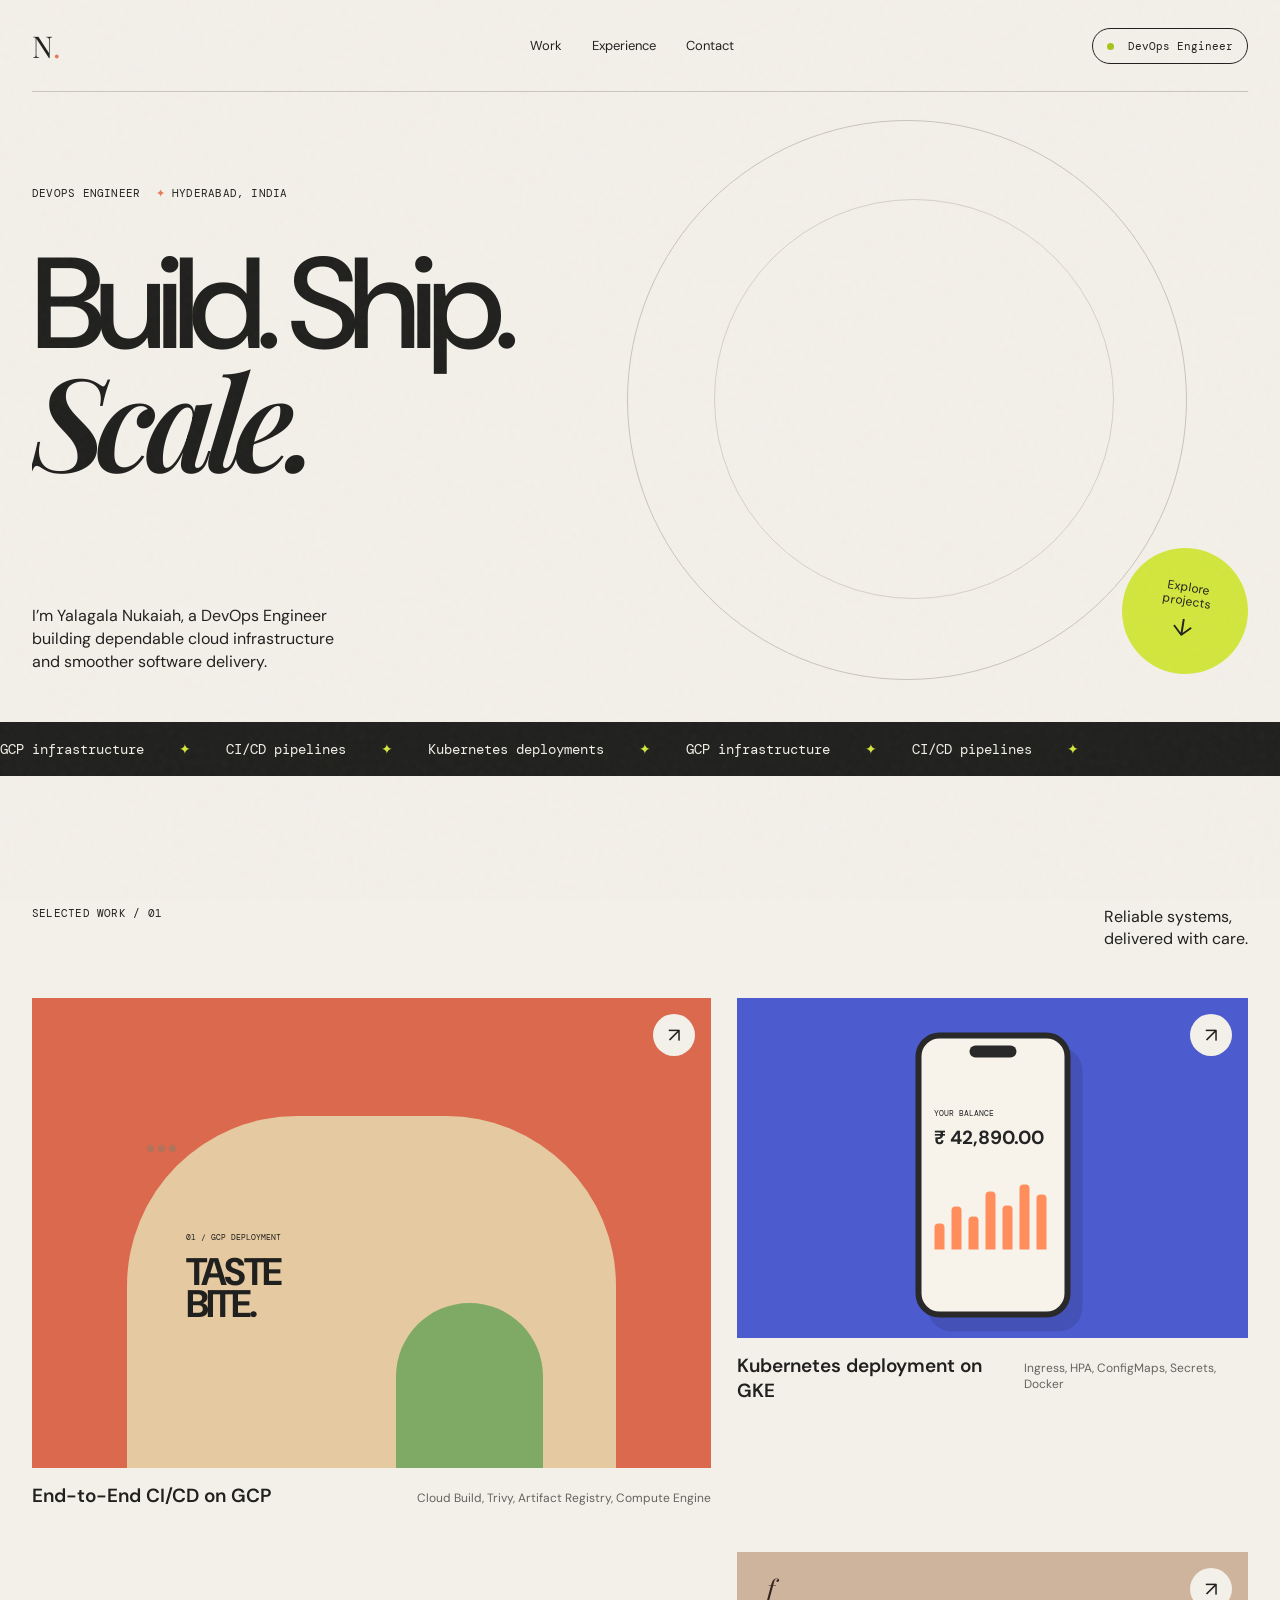
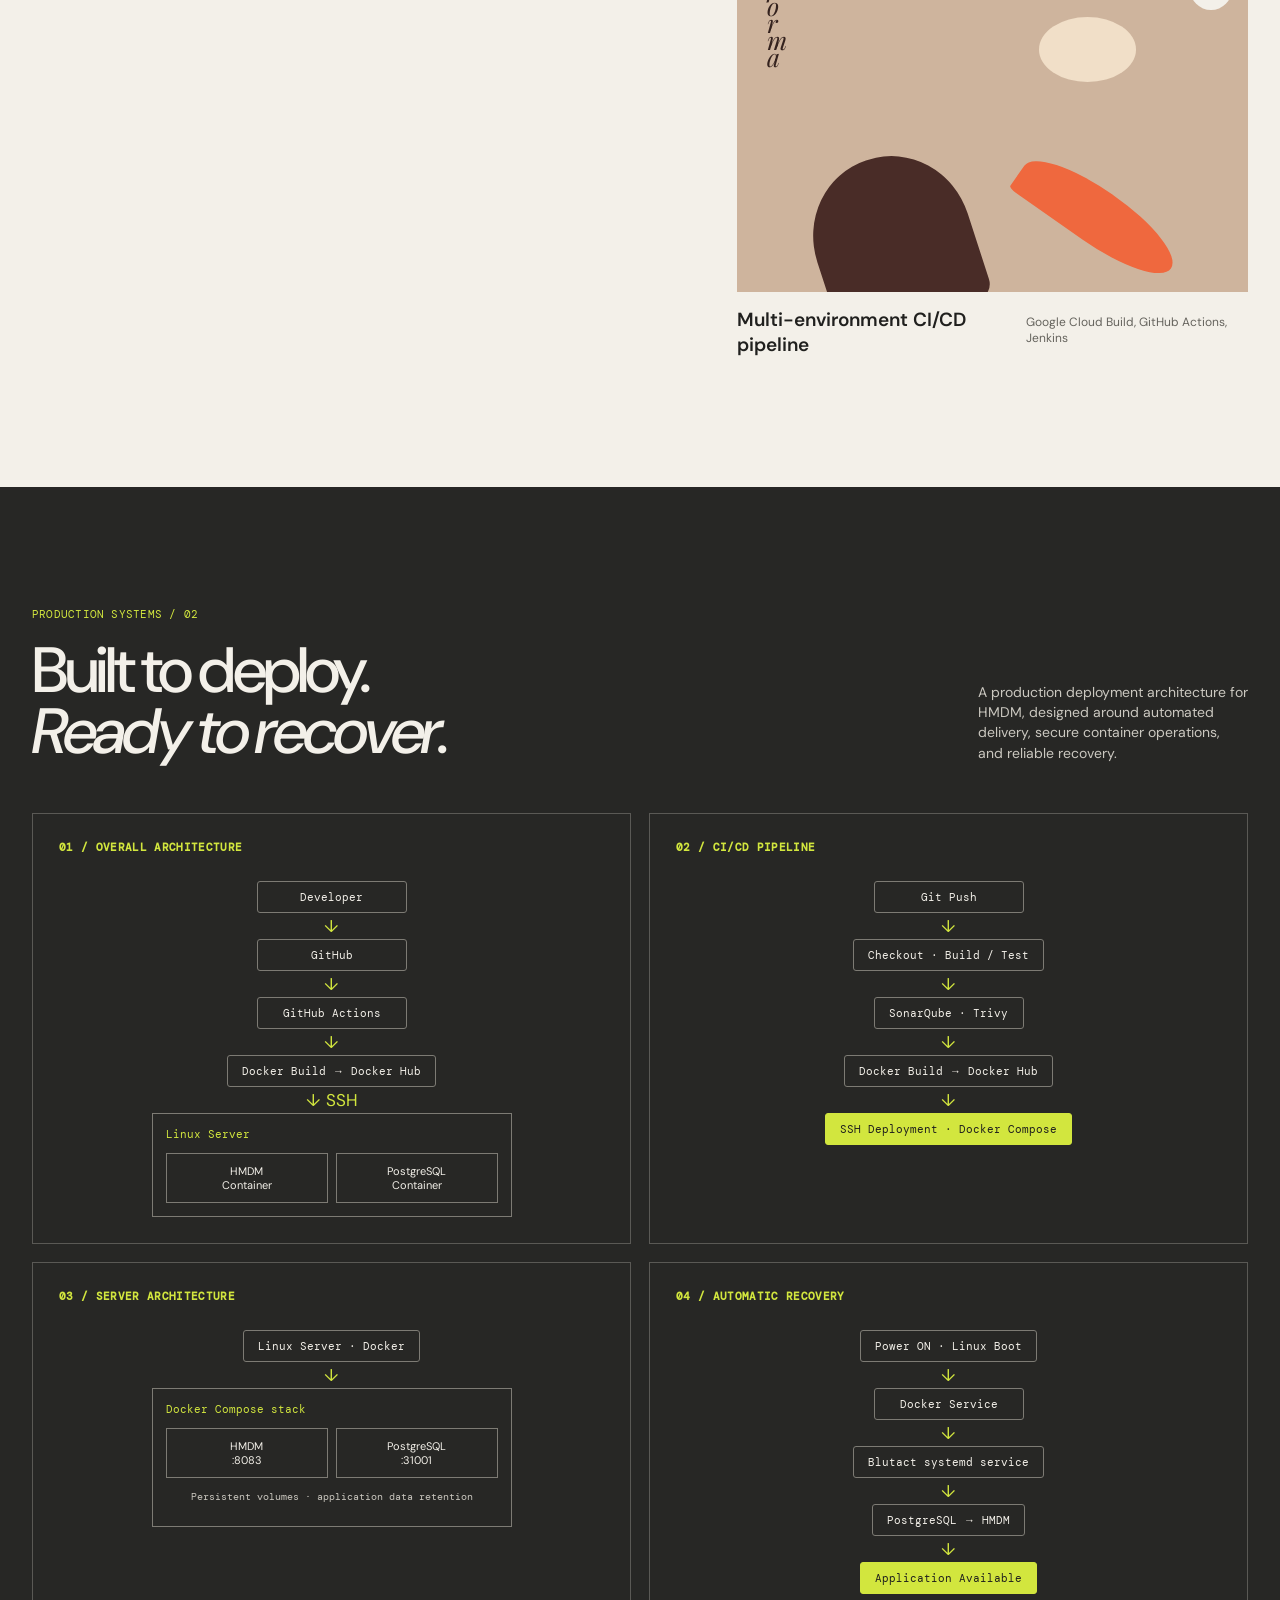
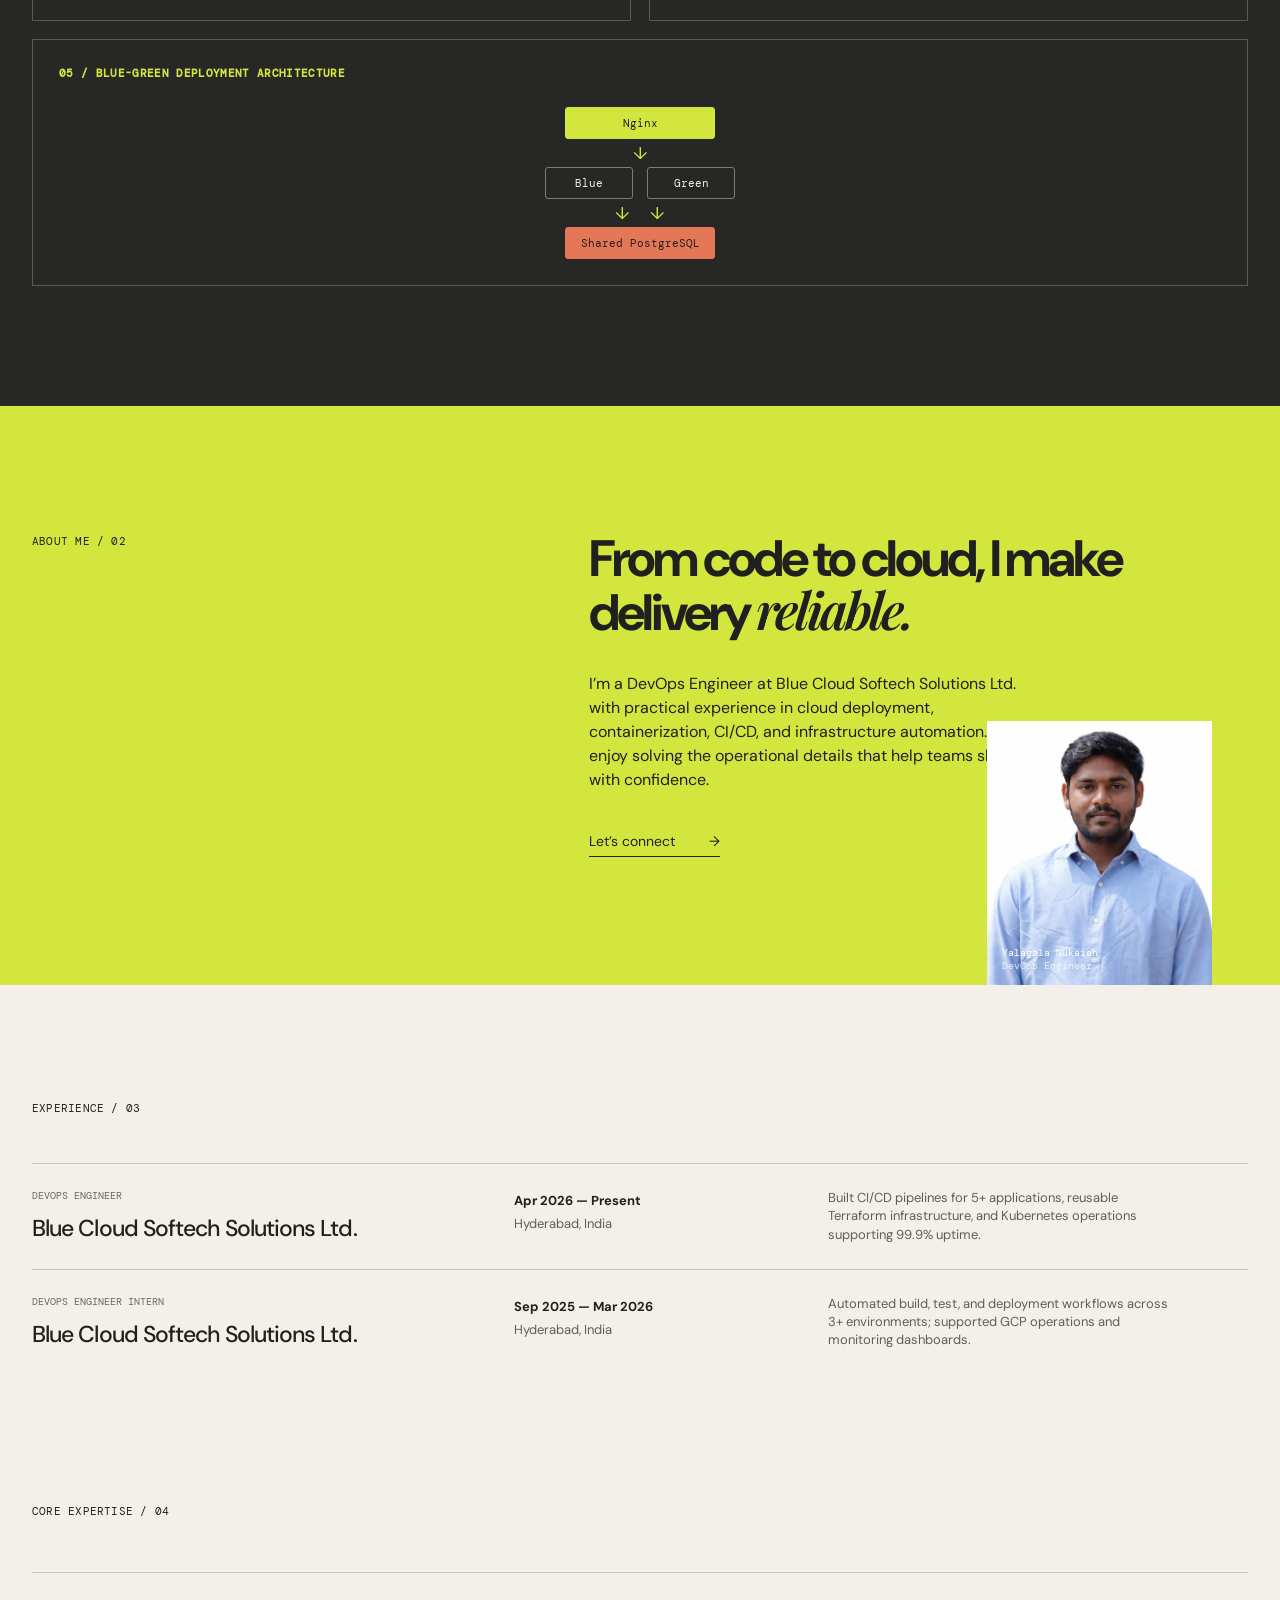
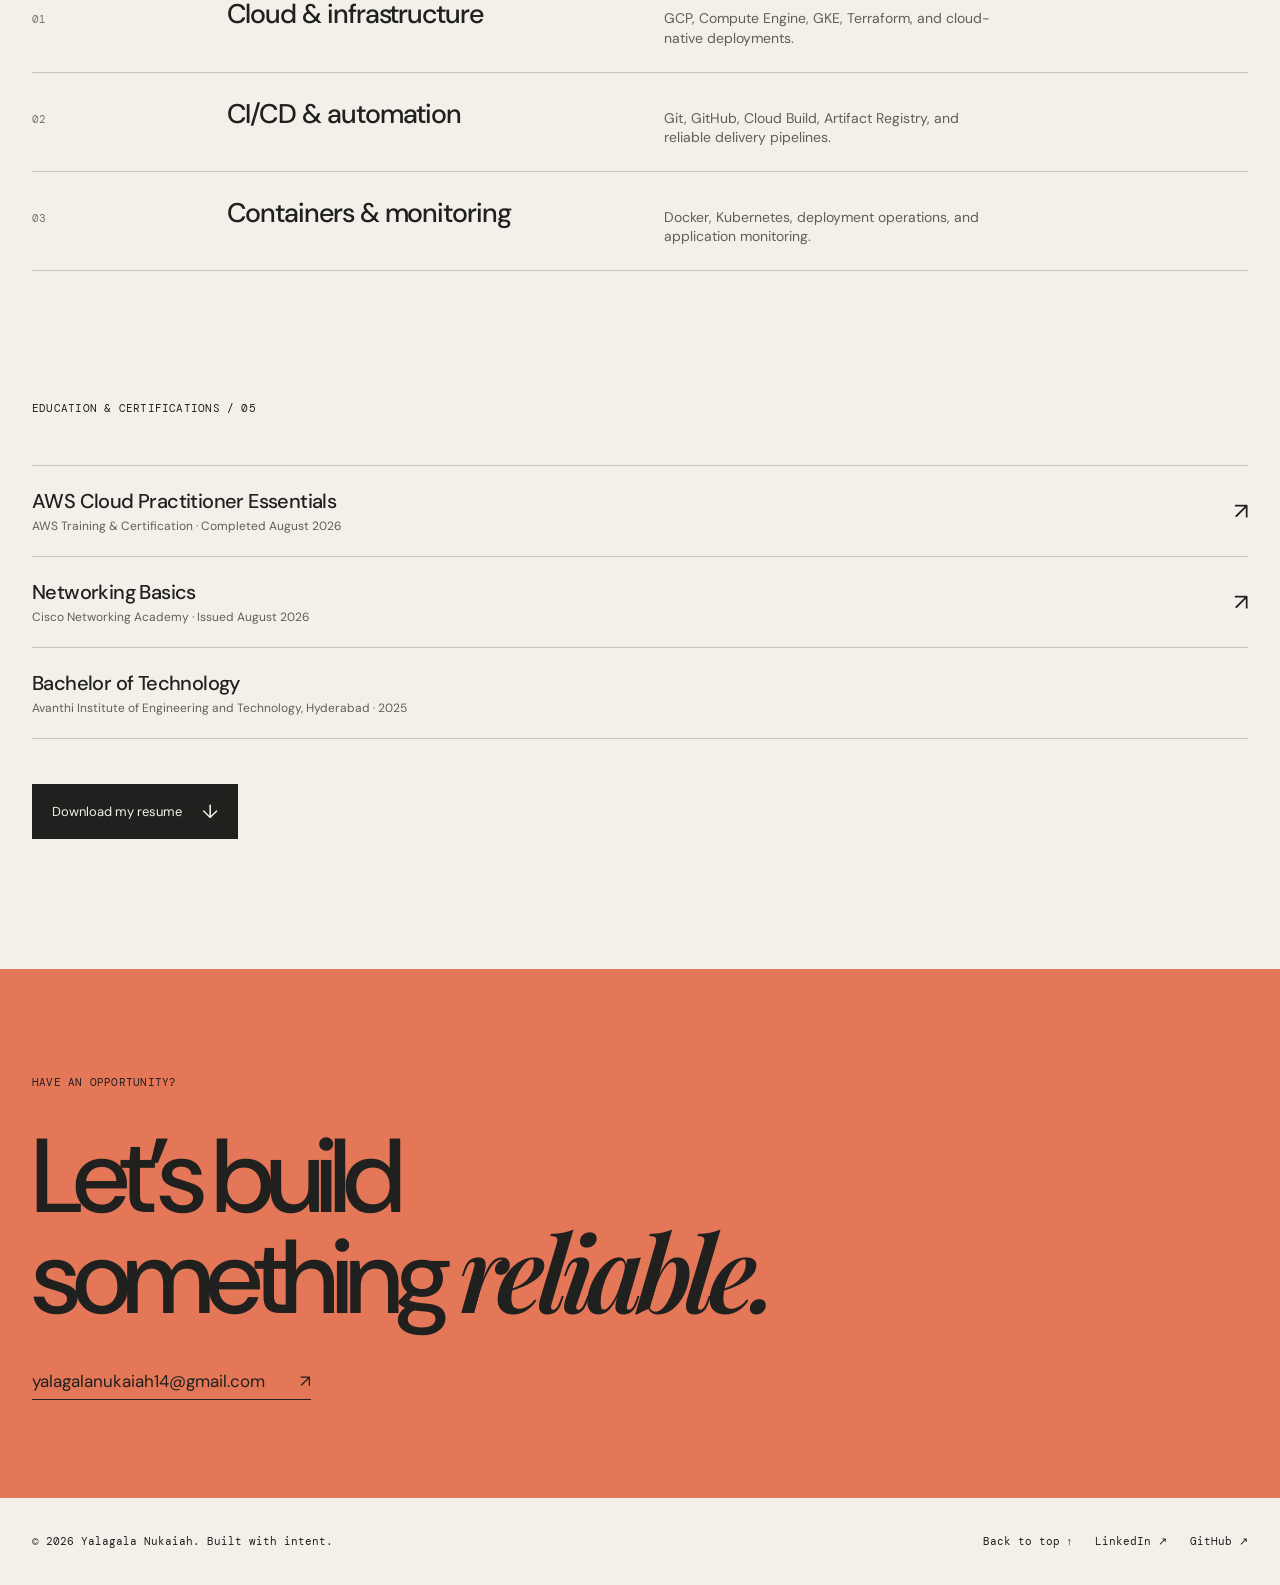
<file: index.html>
<!doctype html>
<html lang="en">
  <head>
    <meta charset="UTF-8" />
    <meta name="viewport" content="width=device-width, initial-scale=1.0" />
    <meta name="description" content="The portfolio of Yalagala Nukaiah — DevOps Engineer." />
    <title>Yalagala Nukaiah — DevOps Engineer</title>
    <link rel="preconnect" href="https://fonts.googleapis.com" />
    <link rel="preconnect" href="https://fonts.gstatic.com" crossorigin />
    <link href="https://fonts.googleapis.com/css2?family=DM+Mono:wght@400;500&family=DM+Sans:opsz,wght@9..40,400;9..40,500;9..40,600;9..40,700&family=Playfair+Display:ital,wght@0,600;0,700;1,600&display=swap" rel="stylesheet" />
    <link rel="stylesheet" href="style.css" />
    <style>
      .experience{padding:116px 0 0}.experience-card{border-top:1px solid var(--line);margin-top:48px;padding:25px 0;display:grid;grid-template-columns:1.1fr .7fr 1fr;gap:20px;align-items:start}.experience-card.internship{margin-top:0}.role{font-family:"DM Mono";font-size:10px;text-transform:uppercase;margin:0 0 11px;color:#6a675f}.experience-card h3{font-size:23px;letter-spacing:-.04em;font-weight:500;margin:0}.time b{font-size:13px}.time p,.experience-note{font-size:13px;line-height:1.4;color:#615e57;margin:5px 0 0}.experience-note{max-width:340px;margin:0}@media(max-width:700px){.experience{padding:80px 0 0}.experience-card{display:block;margin-top:34px;padding:20px 0}.experience-card h3{font-size:20px}.time{margin:18px 0}}
      .credentials{padding:0 0 130px}.credential-list{margin-top:50px;border-top:1px solid var(--line)}.credential{display:flex;align-items:center;justify-content:space-between;gap:20px;border-bottom:1px solid var(--line);padding:22px 0;text-decoration:none}.credential h3{font-size:20px;letter-spacing:-.03em;margin:0 0 4px;font-weight:500}.credential p{font-size:12px;color:#615e57;margin:0}.credential span{font-size:23px}.resume-cta{margin-top:45px;display:inline-flex;gap:20px;align-items:center;background:var(--ink);color:var(--paper);padding:15px 20px;text-decoration:none;font-size:13px}.resume-cta span{font-size:19px}.portrait img{width:100%;height:100%;display:block;object-fit:cover;object-position:center 18%}@media(max-width:700px){.credentials{padding:0 0 80px}.credential h3{font-size:16px}}
      .systems{background:#272725;color:#f3f0e9;padding:120px 0}.systems-head{display:flex;justify-content:space-between;align-items:end;margin-bottom:50px}.systems h2{font-size:clamp(40px,5vw,68px);letter-spacing:-.06em;line-height:.95;font-weight:500;margin:20px 0 0}.systems .eyebrow{color:#d2e63e}.system-intro{max-width:270px;color:#cbc8c0;font-size:14px;line-height:1.45;margin:0}.diagram-grid{display:grid;grid-template-columns:1fr 1fr;gap:18px}.diagram{border:1px solid #5a5955;padding:26px;min-height:300px}.diagram-wide{grid-column:span 2;min-height:230px}.diagram h3{font-family:"DM Mono";font-size:11px;text-transform:uppercase;letter-spacing:.03em;margin:0 0 27px;color:#d2e63e}.flow{display:flex;flex-direction:column;align-items:center;gap:7px}.node{border:1px solid #7d7b74;border-radius:3px;padding:8px 14px;font-family:"DM Mono";font-size:11px;text-align:center;min-width:150px}.node.accent{background:#d2e63e;color:#20201e;border-color:#d2e63e}.arrow{color:#d2e63e;font-size:17px;line-height:12px}.server-box{border:1px solid #7d7b74;padding:13px;width:min(100%,360px)}.server-title{font-family:"DM Mono";font-size:11px;color:#d2e63e;margin-bottom:12px}.subnodes{display:flex;gap:8px}.subnode{flex:1;border:1px solid #7d7b74;padding:10px 6px;font-size:11px;text-align:center}.ports{font-family:"DM Mono";font-size:10px;color:#cbc8c0;margin-top:12px;text-align:center}.split{display:flex;align-items:center;justify-content:center;gap:14px}.split .node{min-width:88px}.split-wrap{display:flex;flex-direction:column;align-items:center;gap:8px}.db{background:#e47758;color:#20201e;border-color:#e47758}.branch-line{display:flex;align-items:center;justify-content:center;gap:20px}.branch-line:before,.branch-line:after{content:"";height:1px;background:#7d7b74;flex:1}@media(max-width:700px){.systems{padding:80px 0}.systems-head{display:block}.system-intro{margin-top:25px}.diagram-grid{grid-template-columns:1fr}.diagram-wide{grid-column:auto}.diagram{min-height:unset}.subnodes{flex-direction:column}}
    </style>
  </head>
  <body>
    <div class="grain"></div>
    <header class="nav wrap">
      <a class="logo" href="#top" aria-label="Nukaiah home">N<span>.</span></a>
      <nav aria-label="Primary navigation">
        <a href="#work">Work</a>
        <a href="#experience">Experience</a>
        <a href="#contact">Contact</a>
      </nav>
      <a class="availability" href="mailto:yalagalanukaiah14@gmail.com"><i></i> DevOps Engineer</a>
    </header>

    <main id="top">
      <section class="hero wrap">
        <p class="eyebrow">DevOps Engineer <span>✦</span> Hyderabad, India</p>
        <h1>Build. Ship.<br /><em>Scale.</em></h1>
        <div class="hero-bottom">
          <p class="intro">I’m Yalagala Nukaiah, a DevOps Engineer building dependable cloud infrastructure and smoother software delivery.</p>
          <a class="circle-link" href="#work" aria-label="View selected work"><span>Explore<br />projects</span><b>↓</b></a>
        </div>
        <div class="orbit orbit-one"></div><div class="orbit orbit-two"></div>
      </section>

      <section class="marquee" aria-label="Capabilities">
        <div>GCP infrastructure <span>✦</span> CI/CD pipelines <span>✦</span> Kubernetes deployments <span>✦</span> GCP infrastructure <span>✦</span> CI/CD pipelines <span>✦</span></div>
      </section>

      <section class="work wrap" id="work">
        <div class="section-head"><p class="eyebrow">Selected work / 01</p><p>Reliable systems,<br />delivered with care.</p></div>
        <div class="project-grid">
          <article class="project project-featured">
            <a href="http://35.244.52.86:8000" target="_blank" rel="noreferrer" class="project-image terra" aria-label="Open CI/CD deployment project">
              <div class="window"><span></span><span></span><span></span><div class="window-copy"><small>01 / GCP DEPLOYMENT</small><strong>TASTE<br />BITE.</strong></div><div class="arch"></div></div>
              <div class="project-arrow">↗</div>
            </a>
            <div class="project-meta"><h2>End-to-End CI/CD on GCP</h2><p>Cloud Build, Trivy, Artifact Registry, Compute Engine</p></div>
          </article>
          <article class="project">
            <a href="https://github.com/Nukaiah04/Food-Delivery-Platform/tree/develop" target="_blank" rel="noreferrer" class="project-image cobalt" aria-label="View TasteBite project on GitHub">
              <div class="phone"><div class="phone-dot"></div><div class="phone-data"><small>YOUR BALANCE</small><b>₹ 42,890.00</b><div class="chart"><i></i><i></i><i></i><i></i><i></i><i></i><i></i></div></div></div>
              <div class="project-arrow">↗</div>
            </a>
            <div class="project-meta"><h2>Kubernetes deployment on GKE</h2><p>Ingress, HPA, ConfigMaps, Secrets, Docker</p></div>
          </article>
          <article class="project">
            <a href="https://github.com/Nukaiah04/Food-Delivery-Platform/tree/develop" target="_blank" rel="noreferrer" class="project-image clay" aria-label="View TasteBite project on GitHub">
              <div class="object object-a"></div><div class="object object-b"></div><div class="object object-c"></div><p class="forma">f<br />o<br />r<br />m<br />a</p>
              <div class="project-arrow">↗</div>
            </a>
            <div class="project-meta"><h2>Multi-environment CI/CD pipeline</h2><p>Google Cloud Build, GitHub Actions, Jenkins</p></div>
          </article>
        </div>
      </section>

      <section class="systems" id="systems">
        <div class="wrap">
          <div class="systems-head"><div><p class="eyebrow">Production systems / 02</p><h2>Built to deploy.<br /><em>Ready to recover.</em></h2></div><p class="system-intro">A production deployment architecture for HMDM, designed around automated delivery, secure container operations, and reliable recovery.</p></div>
          <div class="diagram-grid">
            <article class="diagram"><h3>01 / Overall architecture</h3><div class="flow"><div class="node">Developer</div><div class="arrow">↓</div><div class="node">GitHub</div><div class="arrow">↓</div><div class="node">GitHub Actions</div><div class="arrow">↓</div><div class="node">Docker Build → Docker Hub</div><div class="arrow">↓ SSH</div><div class="server-box"><div class="server-title">Linux Server</div><div class="subnodes"><div class="subnode">HMDM<br />Container</div><div class="subnode">PostgreSQL<br />Container</div></div></div></div></article>
            <article class="diagram"><h3>02 / CI/CD pipeline</h3><div class="flow"><div class="node">Git Push</div><div class="arrow">↓</div><div class="node">Checkout · Build / Test</div><div class="arrow">↓</div><div class="node">SonarQube · Trivy</div><div class="arrow">↓</div><div class="node">Docker Build → Docker Hub</div><div class="arrow">↓</div><div class="node accent">SSH Deployment · Docker Compose</div></div></article>
            <article class="diagram"><h3>03 / Server architecture</h3><div class="flow"><div class="node">Linux Server · Docker</div><div class="arrow">↓</div><div class="server-box"><div class="server-title">Docker Compose stack</div><div class="subnodes"><div class="subnode">HMDM<br />:8083</div><div class="subnode">PostgreSQL<br />:31001</div></div><p class="ports">Persistent volumes · application data retention</p></div></div></article>
            <article class="diagram"><h3>04 / Automatic recovery</h3><div class="flow"><div class="node">Power ON · Linux Boot</div><div class="arrow">↓</div><div class="node">Docker Service</div><div class="arrow">↓</div><div class="node">Blutact systemd service</div><div class="arrow">↓</div><div class="node">PostgreSQL → HMDM</div><div class="arrow">↓</div><div class="node accent">Application Available</div></div></article>
            <article class="diagram diagram-wide"><h3>05 / Blue-green deployment architecture</h3><div class="split-wrap"><div class="node accent">Nginx</div><div class="arrow">↓</div><div class="split"><div class="node">Blue</div><div class="node">Green</div></div><div class="branch-line"><div class="arrow">↓</div><div class="arrow">↓</div></div><div class="node db">Shared PostgreSQL</div></div></article>
          </div>
        </div>
      </section>

      <section class="about" id="about">
        <div class="wrap about-inner">
          <p class="eyebrow">About me / 02</p>
          <div class="about-copy"><h2>From code to cloud, I make delivery <em>reliable.</em></h2><p>I’m a DevOps Engineer at Blue Cloud Softech Solutions Ltd. with practical experience in cloud deployment, containerization, CI/CD, and infrastructure automation. I enjoy solving the operational details that help teams ship with confidence.</p><a class="text-link" href="mailto:yalagalanukaiah14@gmail.com">Let’s connect <span>→</span></a></div>
          <div class="portrait"><img src="assets/yalagala-nukaiah-profile.jpeg" alt="Yalagala Nukaiah" /><div class="portrait-label">Yalagala Nukaiah<br /><span>DevOps Engineer</span></div></div>
        </div>
      </section>

      <section class="experience wrap" id="experience">
        <p class="eyebrow">Experience / 03</p>
        <div class="experience-card"><div><p class="role">DevOps Engineer</p><h3>Blue Cloud Softech Solutions Ltd.</h3></div><div class="time"><b>Apr 2026 — Present</b><p>Hyderabad, India</p></div><p class="experience-note">Built CI/CD pipelines for 5+ applications, reusable Terraform infrastructure, and Kubernetes operations supporting 99.9% uptime.</p></div>
        <div class="experience-card internship"><div><p class="role">DevOps Engineer Intern</p><h3>Blue Cloud Softech Solutions Ltd.</h3></div><div class="time"><b>Sep 2025 — Mar 2026</b><p>Hyderabad, India</p></div><p class="experience-note">Automated build, test, and deployment workflows across 3+ environments; supported GCP operations and monitoring dashboards.</p></div>
      </section>

      <section class="services wrap">
        <p class="eyebrow">Core expertise / 04</p>
        <div class="service-list">
          <div><span>01</span><h3>Cloud &amp; infrastructure</h3><p>GCP, Compute Engine, GKE, Terraform, and cloud-native deployments.</p></div>
          <div><span>02</span><h3>CI/CD &amp; automation</h3><p>Git, GitHub, Cloud Build, Artifact Registry, and reliable delivery pipelines.</p></div>
          <div><span>03</span><h3>Containers &amp; monitoring</h3><p>Docker, Kubernetes, deployment operations, and application monitoring.</p></div>
        </div>
      </section>

      <section class="credentials wrap">
        <p class="eyebrow">Education &amp; certifications / 05</p>
        <div class="credential-list">
          <a class="credential" href="assets/AWS_Cloud_Practitioner_Essentials_Certificate.pdf" target="_blank"><div><h3>AWS Cloud Practitioner Essentials</h3><p>AWS Training &amp; Certification · Completed August 2026</p></div><span>↗</span></a>
          <a class="credential" href="assets/Cisco_Networking_Basics_Certificate.pdf" target="_blank"><div><h3>Networking Basics</h3><p>Cisco Networking Academy · Issued August 2026</p></div><span>↗</span></a>
          <div class="credential"><div><h3>Bachelor of Technology</h3><p>Avanthi Institute of Engineering and Technology, Hyderabad · 2025</p></div></div>
        </div>
        <a class="resume-cta" href="assets/Yalagala_Nukaiah_DevOps_Resume_GCP.pdf" download>Download my resume <span>↓</span></a>
      </section>

      <section class="contact" id="contact">
        <div class="wrap contact-inner"><p class="eyebrow">Have an opportunity?</p><h2>Let’s build<br />something <em>reliable.</em></h2><a href="mailto:yalagalanukaiah14@gmail.com" class="contact-email">yalagalanukaiah14@gmail.com <span>↗</span></a></div>
      </section>
    </main>

    <footer class="wrap"><p>© 2026 Yalagala Nukaiah. Built with intent.</p><div><a href="#top">Back to top ↑</a><a href="https://www.linkedin.com/in/yalagala-nukaiah-6a5557323/" target="_blank" rel="noreferrer">LinkedIn ↗</a><a href="https://github.com/Nukaiah04/Food-Delivery-Platform/tree/develop" target="_blank" rel="noreferrer">GitHub ↗</a></div></footer>
  </body>
</html>
</file>
<file: style.css>
:root{--ink:#20201e;--paper:#f3f0e9;--lime:#d2e63e;--coral:#e47758;--line:#c9c5bb}*{box-sizing:border-box}html{scroll-behavior:smooth}body{margin:0;background:var(--paper);color:var(--ink);font-family:"DM Sans",sans-serif}.grain{position:fixed;inset:0;pointer-events:none;opacity:.24;z-index:10;background-image:url("data:image/svg+xml,%3Csvg viewBox='0 0 180 180' xmlns='http://www.w3.org/2000/svg'%3E%3Cfilter id='n'%3E%3CfeTurbulence type='fractalNoise' baseFrequency='.8' numOctaves='4' stitchTiles='stitch'/%3E%3C/filter%3E%3Crect width='100%25' height='100%25' filter='url(%23n)' opacity='.13'/%3E%3C/svg%3E")}.wrap{width:min(1240px,calc(100% - 64px));margin:auto}.nav{height:92px;display:flex;align-items:center;justify-content:space-between;border-bottom:1px solid var(--line);font-size:13px}.logo{font-family:"Playfair Display";font-size:30px;color:var(--ink);text-decoration:none}.logo span{color:var(--coral)}nav{display:flex;gap:30px;margin-left:110px}a{color:inherit}.nav nav a{text-decoration:none}.availability{font-family:"DM Mono";font-size:11px;text-decoration:none;border:1px solid var(--ink);border-radius:40px;padding:10px 14px}.availability i{display:inline-block;width:7px;height:7px;border-radius:50%;background:#a6c41a;margin-right:7px}.hero{min-height:600px;padding:94px 0 48px;position:relative;overflow:hidden}.eyebrow{font-family:"DM Mono";font-size:11px;letter-spacing:.02em;text-transform:uppercase;margin:0}.eyebrow span{color:var(--coral);padding-left:8px}.hero h1{font-size:clamp(66px,10.1vw,142px);font-weight:500;line-height:.88;letter-spacing:-.075em;margin:48px 0 62px;position:relative;z-index:1}.hero h1 em,.about h2 em,.contact h2 em{font-family:"Playfair Display";font-weight:600}.hero-bottom{display:flex;align-items:end;justify-content:space-between;position:relative;z-index:1}.intro{width:310px;font-size:16px;line-height:1.45;margin:0}.circle-link{width:126px;height:126px;background:var(--lime);border-radius:50%;display:flex;flex-direction:column;justify-content:center;align-items:center;text-align:center;text-decoration:none;font-size:12px;line-height:1.15;transform:rotate(9deg);transition:.3s}.circle-link:hover{transform:rotate(-4deg) scale(1.05)}.circle-link b{font-size:24px;margin-top:5px;font-weight:400}.orbit{border:1px solid var(--line);width:560px;height:560px;border-radius:50%;position:absolute;right:5%;top:28px}.orbit-two{width:400px;height:400px;right:11%;top:107px;border-color:#d6d1c8}.marquee{background:var(--ink);color:var(--paper);overflow:hidden;padding:18px 0;font-family:"DM Mono";font-size:14px;white-space:nowrap}.marquee div{width:max-content;animation:scroll 28s linear infinite}.marquee span{color:var(--lime);padding:0 27px}@keyframes scroll{to{transform:translateX(-33.33%)}}.work{padding:130px 0}.section-head{display:flex;justify-content:space-between;align-items:start;margin-bottom:48px}.section-head>p:last-child{font-size:16px;line-height:1.4;margin:0}.project-grid{display:grid;grid-template-columns:1.33fr 1fr;gap:44px 26px}.project:last-child{grid-column:2}.project-image{position:relative;display:block;overflow:hidden;height:340px;text-decoration:none}.project-featured .project-image{height:470px}.project-image:hover .project-arrow{transform:translate(4px,-4px)}.project-arrow{position:absolute;right:16px;top:16px;width:42px;height:42px;border-radius:50%;background:var(--paper);display:grid;place-items:center;font-size:20px;transition:.25s}.project-meta{display:flex;justify-content:space-between;align-items:baseline;gap:12px;padding-top:15px}.project-meta h2{font-size:19px;margin:0;font-weight:600}.project-meta p{font-size:12px;margin:0;color:#65635d}.terra{background:#db694e}.window{position:absolute;width:72%;height:75%;background:#e5c9a0;left:14%;bottom:0;border-radius:170px 170px 0 0;padding:20px}.window>span{width:7px;height:7px;display:inline-block;border-radius:50%;background:#af745b;margin-right:4px}.window-copy{position:absolute;top:33%;left:12%;display:flex;flex-direction:column}.window-copy small{font-family:"DM Mono";font-size:8px}.window-copy strong{font-size:clamp(25px,3vw,45px);line-height:.83;letter-spacing:-.07em;margin-top:15px}.arch{width:30%;height:47%;border-radius:100px 100px 0 0;background:#7eaa65;position:absolute;right:15%;bottom:0}.cobalt{background:#4c5ccf}.phone{position:absolute;background:#f7f3eb;border:6px solid #292929;width:155px;height:285px;border-radius:24px;left:50%;top:52%;transform:translate(-50%,-50%);box-shadow:12px 14px 0 rgba(0,0,0,.11)}.phone-dot{width:47px;height:12px;border-radius:10px;background:#292929;margin:7px auto}.phone-data{padding:35px 13px;color:#252525}.phone-data small{font-family:"DM Mono";font-size:8px}.phone-data b{font-size:19px;display:block;margin:4px 0 30px}.chart{height:70px;display:flex;align-items:end;gap:7px}.chart i{width:10px;background:#ff8e5c;border-radius:4px 4px 0 0}.chart i:nth-child(1){height:26px}.chart i:nth-child(2){height:43px}.chart i:nth-child(3){height:33px}.chart i:nth-child(4){height:58px}.chart i:nth-child(5){height:44px}.chart i:nth-child(6){height:65px}.chart i:nth-child(7){height:55px}.clay{background:#ceb49d}.object{position:absolute;border-radius:50%;background:#492c27}.object-a{height:49%;width:31%;bottom:-9%;left:15%;border-radius:49% 49% 10% 10%;transform:rotate(-18deg)}.object-b{width:35%;height:16%;bottom:14%;right:12%;background:#ef683e;border-radius:50% 50% 50% 5%;transform:rotate(35deg)}.object-c{width:19%;height:19%;top:19%;right:22%;background:#f1dfc8}.forma{font-family:"Playfair Display";font-style:italic;font-size:25px;line-height:.69;position:absolute;left:30px;top:27px;margin:0;color:#34221e}.about{background:var(--lime);padding:128px 0}.about-inner{position:relative;display:grid;grid-template-columns:1fr 1.3fr;gap:50px}.about-copy h2{font-size:clamp(36px,4vw,57px);line-height:.98;letter-spacing:-.06em;margin:0 0 34px}.about-copy>p{max-width:430px;font-size:16px;line-height:1.5}.text-link{display:inline-block;margin-top:24px;text-decoration:none;border-bottom:1px solid;padding-bottom:6px;font-size:14px}.text-link span{padding-left:30px}.portrait{position:absolute;width:225px;height:264px;background:#e9845d;right:3%;bottom:-128px;overflow:hidden}.face{width:158px;height:184px;background:#734a36;border-radius:49% 49% 43% 43%;position:absolute;bottom:-13px;left:32px}.face:before{content:"";position:absolute;width:173px;height:93px;border-radius:90px 90px 0 0;background:#27211e;top:-34px;left:-7px}.face i{position:absolute;width:11px;height:7px;background:#1c1817;border-radius:50%;top:85px}.face i:first-child{left:40px}.face i:nth-child(2){right:40px}.face b{position:absolute;border-bottom:3px solid #2b1e18;width:27px;height:15px;border-radius:50%;left:66px;top:111px}.portrait-label{position:absolute;bottom:13px;left:15px;font-family:"DM Mono";font-size:10px;color:white}.portrait-label span{opacity:.75}.services{padding:130px 0}.service-list{margin-top:54px;border-top:1px solid var(--line)}.service-list>div{display:grid;grid-template-columns:16% 36% 1fr;align-items:baseline;border-bottom:1px solid var(--line);padding:23px 0}.service-list span{font-family:"DM Mono";font-size:11px;color:#77736c}.service-list h3{font-size:27px;letter-spacing:-.04em;font-weight:500;margin:0}.service-list p{margin:0;max-width:340px;font-size:14px;color:#615e57;line-height:1.4}.contact{background:var(--coral);padding:106px 0}.contact-inner{position:relative}.contact h2{font-size:clamp(55px,8.2vw,114px);line-height:.88;letter-spacing:-.07em;font-weight:500;margin:42px 0 45px}.contact-email{font-size:17px;text-decoration:none;border-bottom:1px solid;padding-bottom:7px}.contact-email span{padding-left:30px}footer{height:87px;display:flex;align-items:center;justify-content:space-between;font-size:11px;font-family:"DM Mono"}footer div{display:flex;gap:23px}footer a{text-decoration:none}@media(max-width:700px){.wrap{width:calc(100% - 38px)}.nav{height:72px}.nav nav{display:none}.availability{font-size:9px;padding:8px 10px}.hero{padding:67px 0 35px;min-height:530px}.hero h1{margin:45px 0 52px;font-size:65px}.intro{font-size:14px;width:200px}.circle-link{width:95px;height:95px;font-size:10px}.orbit{right:-53%;top:75px}.orbit-two{right:-30%}.work{padding:80px 0}.section-head{margin-bottom:32px}.section-head>p:last-child{font-size:13px}.project-grid{display:block}.project{margin-bottom:42px}.project-featured .project-image,.project-image{height:330px}.project-meta{display:block}.project-meta p{margin-top:5px}.about{padding:78px 0 180px}.about-inner{display:block}.about-copy{margin-top:43px}.portrait{right:18px;bottom:-180px;width:188px;height:220px}.services{padding:80px 0}.service-list>div{grid-template-columns:45px 1fr;gap:8px;padding:22px 0}.service-list p{grid-column:2;font-size:13px}.service-list h3{font-size:23px}.contact{padding:76px 0}.contact h2{margin:38px 0;font-size:57px}footer{height:auto;padding:26px 0;display:block;line-height:2}footer div{gap:16px}}
</file>
